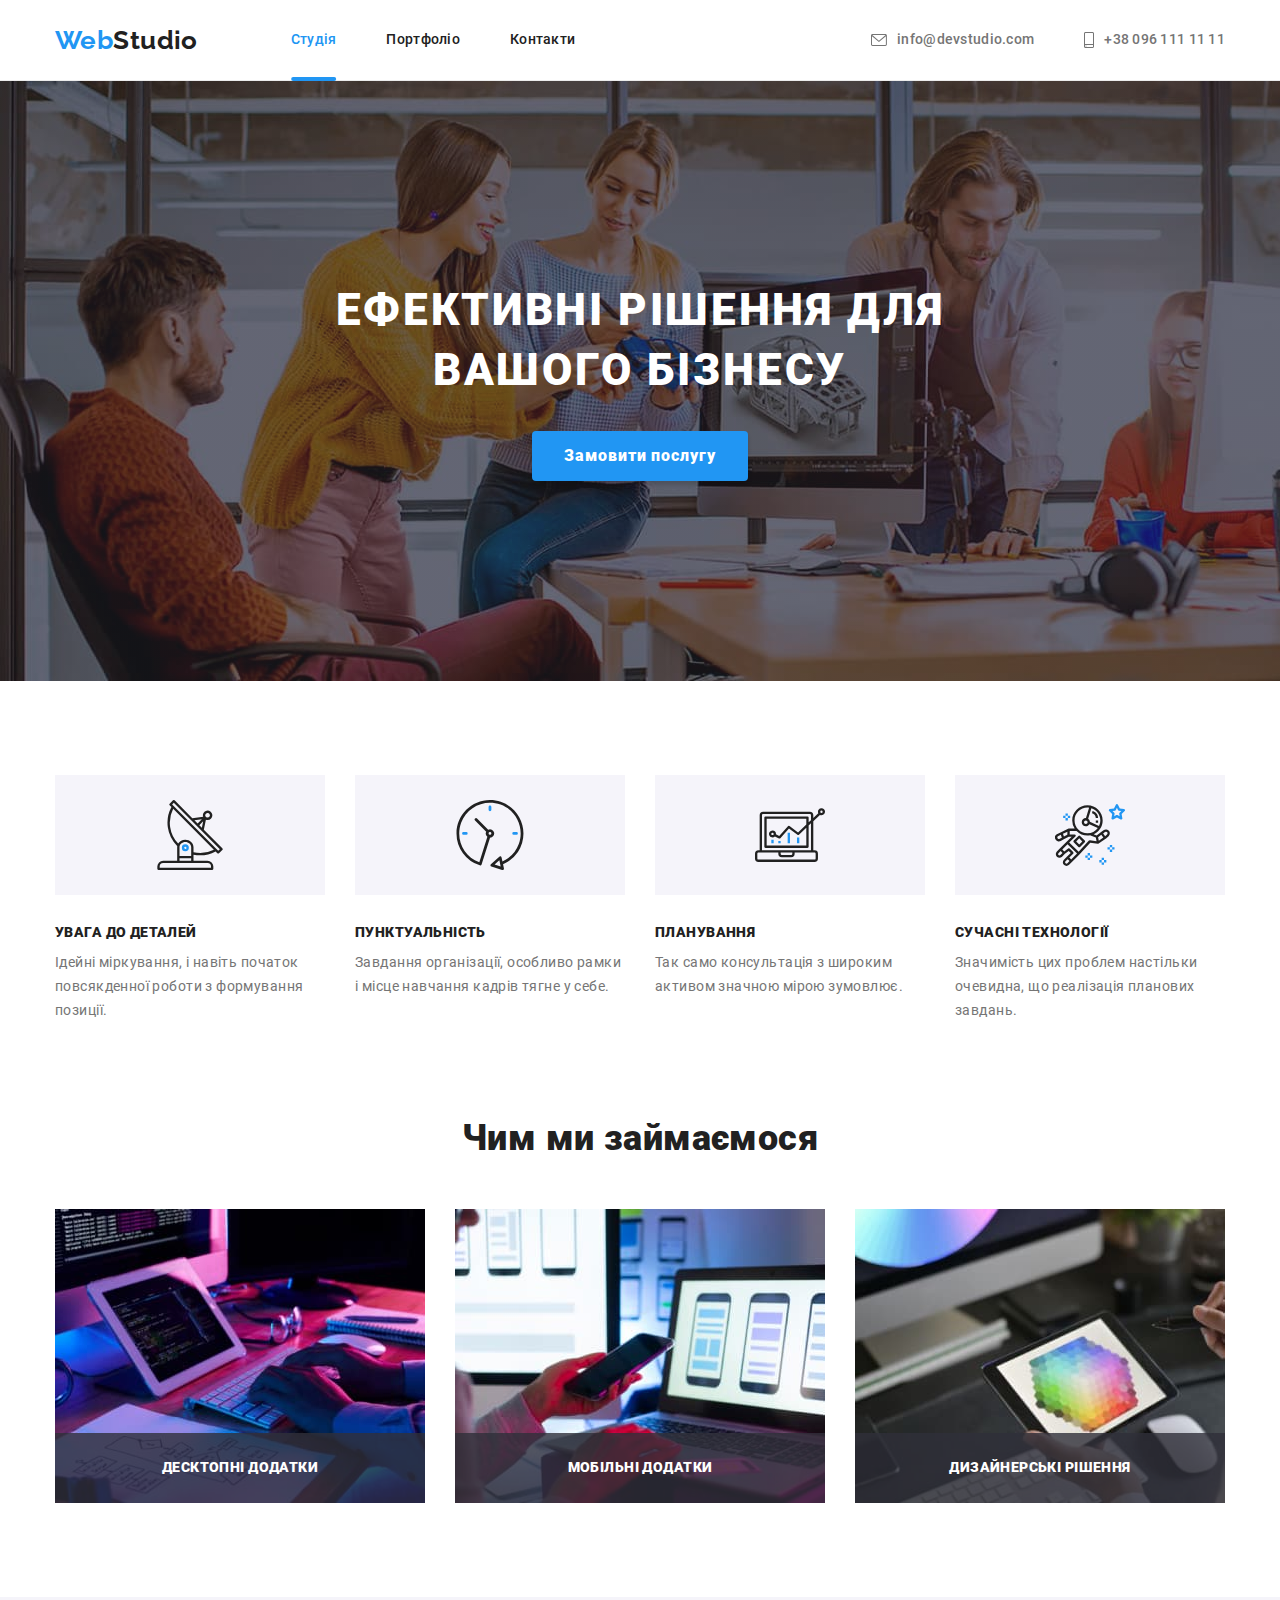
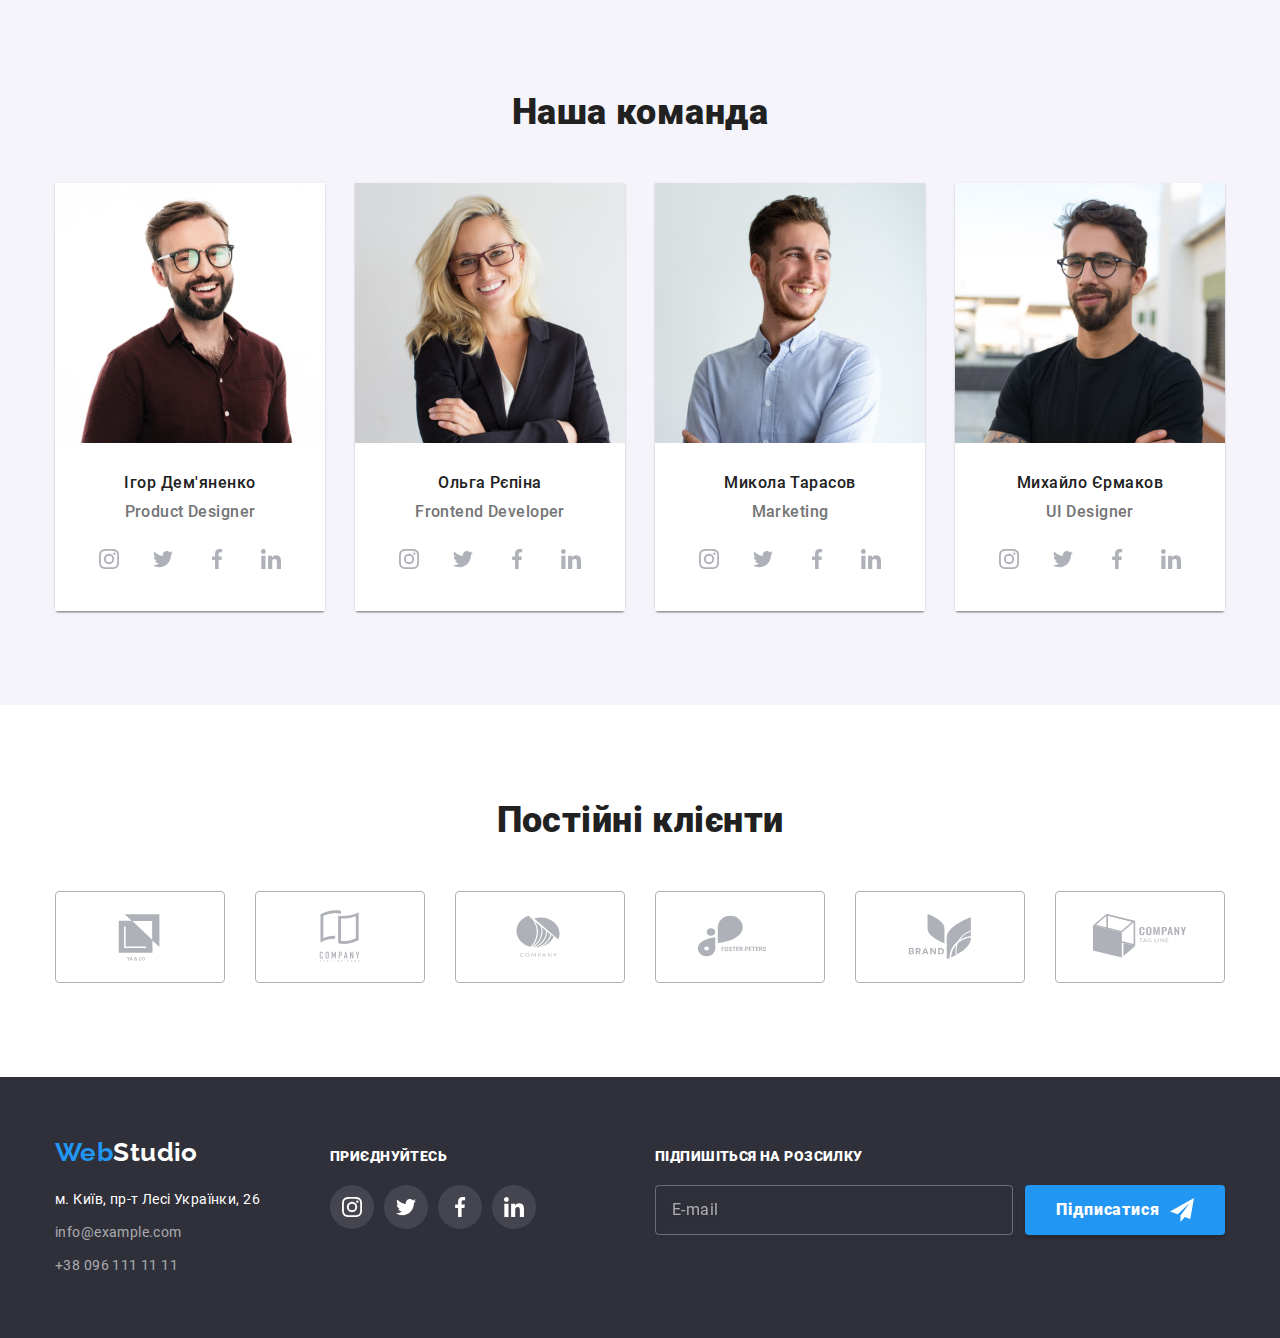
<file: index.html>
<!DOCTYPE html>
<html lang="uk">
  <head>
    <meta charset="UTF-8" />
    <meta http-equiv="X-UA-Compatible" content="IE=edge" />
    <meta name="viewport" content="width=device-width, initial-scale=1.0" />
    <title>Lesson7</title>
    <!-- <link
      href="https://fonts.googleapis.com/css2?family=Raleway:wght@700&family=Roboto:wght@400;500;700;900&display=swap"
      rel="stylesheet"
    /> -->
    <link
      rel="stylesheet"
      href="https://cdnjs.cloudflare.com/ajax/libs/modern-normalize/1.0.0/modern-normalize.min.css"
    />
    <link rel="stylesheet" href="./css/main.min.css" />
  </head>
  <body>
    <!-- Шапка -->
    <header class="header">
      <div class="container header__navigation">
        <nav class="header__navigation">
          <a href="./index.html" class="logo link"><span class="logo__text">Web</span>Studio</a>
          <ul class="site-navigation site-navigation__list">
            <li class="site-navigation__item">
              <a href="./index.html" class="site-navigation__link site-navigation__link--current"
                >Студія</a
              >
            </li>
            <li class="site-navigation__item">
              <a href="./portfolio.html" class="site-navigation__link">Портфоліо</a>
            </li>
            <li class="site-navigation__item">
              <a href="#address" class="site-navigation__link">Контакти</a>
            </li>
          </ul>
        </nav>
        <ul class="contact contact__list">
          <li class="contact__item">
            <a href="mailto:info@devstudio.com" class="contact__link">
              <svg class="contact__icon-envelope">
                <use href="./images/icons/symbol-defs.svg#icon-envelope"></use>
              </svg>
              info@devstudio.com</a
            >
          </li>
          <li class="contact__item">
            <a href="tel:+380961111111" class="contact__link">
              <svg class="contact__icon-smartphone">
                <use href="./images/icons/symbol-defs.svg#icon-smartphone"></use>
              </svg>
              +38 096 111 11 11</a
            >
          </li>
        </ul>
      </div>
    </header>

    <!-- Герой -->
    <main>
      <section class="section hero">
        <div class="container">
          <h1 class="hero__title">Ефективні рішення для вашого бізнесу</h1>
          <button data-modal-open type="button" class="btn hero__btn">Замовити послугу</button>
        </div>
      </section>

      <!-- Benefits -->
      <section class="section benefits">
        <div class="container">
          <h2 class="visually-hidden">Переваги</h2>
          <ul class="benefits__list">
            <li class="benefits__item">
              <div class="benefits__icon">
                <svg width="70" height="70">
                  <use href="./images/icons/symbol-defs.svg#icon-antenna-1"></use>
                </svg>
              </div>
              <h3 class="benefits__title">Увага до деталей</h3>
              <p class="benefits__text">
                Ідейні міркування, і навіть початок повсякденної роботи з формування позиції.
              </p>
            </li>
            <li class="benefits__item">
              <div class="benefits__icon">
                <svg width="70" height="70">
                  <use href="./images/icons/symbol-defs.svg#icon-clock-1"></use>
                </svg>
              </div>
              <h3 class="benefits__title">Пунктуальність</h3>
              <p class="benefits__text">
                Завдання організації, особливо рамки і місце навчання кадрів тягне у себе.
              </p>
            </li>
            <li class="benefits__item">
              <div class="benefits__icon">
                <svg width="70" height="70">
                  <use href="./images/icons/symbol-defs.svg#icon-diagram-1"></use>
                </svg>
              </div>
              <h3 class="benefits__title">Планування</h3>
              <p class="benefits__text">
                Так само консультація з широким активом значною мірою зумовлює.
              </p>
            </li>
            <li class="benefits__item">
              <div class="benefits__icon">
                <svg cl width="70" height="70">
                  <use href="./images/icons/symbol-defs.svg#icon-astronaut-1"></use>
                </svg>
              </div>
              <h3 class="benefits__title">Сучасні технології</h3>
              <p class="benefits__text">
                Значимість цих проблем настільки очевидна, що реалізація планових завдань.
              </p>
            </li>
          </ul>
        </div>
      </section>

      <!-- Потрфолио -->
      <section class="section portfolio">
        <div class="container">
          <h2 class="section-title portfolio__title">Чим ми займаємося</h2>
          <ul class="portfolio-cards portfolio-cards__list list">
            <li class="portfolio-cards__item">
              <img src="./images/box/box1.jpg" alt="Написание кода" width="370" />
              <h3 class="portfolio-cards__label">Десктопні додатки</h3>
            </li>
            <li class="portfolio-cards__item">
              <img src="./images/box/box2.jpg" alt="Адаптация приложений" width="370" />
              <h3 class="portfolio-cards__label">Мобільні додатки</h3>
            </li>
            <li class="portfolio-cards__item">
              <img src="./images/box/box3.jpg" alt="Палитра цвета" width="370" />
              <h3 class="portfolio-cards__label">Дизайнерські рішення</h3>
            </li>
          </ul>
        </div>
      </section>
      <!-- Наша команда -->
      <section class="section team">
        <div class="container">
          <h2 class="section-title team__title">Наша команда</h2>
          <!-- Team-card -->
          <ul class="team__list list">
            <li class="team-card">
              <img src="./images/team/card1.jpg" alt="Участник команды" width="270" />
              <div class="team-card__thumb">
                <h3 class="team-card__title title">Ігор Дем'яненко</h3>
                <p lang="en" class="team-card__text">Product Designer</p>
                <!-- Social-list -->
                <ul class="social-list list">
                  <li class="social-list__item">
                    <a class="social-list__link" href="https://www.instagram.com">
                      <svg class="social-list__icon">
                        <use href="./images/icons/symbol-defs.svg#icon-instagram-2"></use></svg
                    ></a>
                  </li>
                  <li class="social-list__item">
                    <a class="social-list__link" href="https://twitter.com">
                      <svg class="social-list__icon">
                        <use href="./images/icons/symbol-defs.svg#icon-twitter-1"></use></svg
                    ></a>
                  </li>
                  <li class="social-list__item">
                    <a
                      class="social-list__link"
                      href="https://www.facebook.com
                    "
                    >
                      <svg class="social-list__icon">
                        <use href="./images/icons/symbol-defs.svg#icon-facebook-1"></use></svg
                    ></a>
                  </li>
                  <li class="social-list__item">
                    <a
                      class="social-list__link"
                      href="https://www.linkedin.com
                    "
                    >
                      <svg class="social-list__icon">
                        <use href="./images/icons/symbol-defs.svg#icon-linkedin-1"></use></svg
                    ></a>
                  </li>
                </ul>
              </div>
            </li>
            <li class="team-card">
              <img src="./images/team/card2.jpg" alt="Участник команды" width="270" />
              <div class="team-card__thumb">
                <h3 class="team-card__title title">Ольга Рєпіна</h3>
                <p lang="en" class="team-card__text">Frontend Developer</p>
                <ul class="social-list list">
                  <li class="social-list__item">
                    <a class="social-list__link" href="https://www.instagram.com">
                      <svg class="social-list__icon">
                        <use href="./images/icons/symbol-defs.svg#icon-instagram-2"></use></svg
                    ></a>
                  </li>
                  <li class="social-list__item">
                    <a class="social-list__link" href="https://twitter.com">
                      <svg class="social-list__icon">
                        <use href="./images/icons/symbol-defs.svg#icon-twitter-1"></use></svg
                    ></a>
                  </li>
                  <li class="social-list__item">
                    <a
                      class="social-list__link"
                      href="https://www.facebook.com
                    "
                    >
                      <svg class="social-list__icon">
                        <use href="./images/icons/symbol-defs.svg#icon-facebook-1"></use></svg
                    ></a>
                  </li>
                  <li class="social-list__item">
                    <a
                      class="social-list__link"
                      href="https://www.linkedin.com
                    "
                    >
                      <svg class="social-list__icon">
                        <use href="./images/icons/symbol-defs.svg#icon-linkedin-1"></use></svg
                    ></a>
                  </li>
                </ul>
              </div>
            </li>
            <li class="team-card">
              <img src="./images/team/card3.jpg" alt="Участник команды" width="270" />
              <div class="team-card__thumb">
                <h3 class="team-card__title title">Микола Тарасов</h3>
                <p lang="en" class="team-card__text">Marketing</p>
                <ul class="social-list list">
                  <li class="social-list__item">
                    <a class="social-list__link" href="https://www.instagram.com">
                      <svg class="social-list__icon">
                        <use href="./images/icons/symbol-defs.svg#icon-instagram-2"></use></svg
                    ></a>
                  </li>
                  <li class="social-list__item">
                    <a class="social-list__link" href="https://twitter.com">
                      <svg class="social-list__icon">
                        <use href="./images/icons/symbol-defs.svg#icon-twitter-1"></use></svg
                    ></a>
                  </li>
                  <li class="social-list__item">
                    <a
                      class="social-list__link"
                      href="https://www.facebook.com
                    "
                    >
                      <svg class="social-list__icon">
                        <use href="./images/icons/symbol-defs.svg#icon-facebook-1"></use></svg
                    ></a>
                  </li>
                  <li class="social-list__item">
                    <a
                      class="social-list__link"
                      href="https://www.linkedin.com
                    "
                    >
                      <svg class="social-list__icon">
                        <use href="./images/icons/symbol-defs.svg#icon-linkedin-1"></use></svg
                    ></a>
                  </li>
                </ul>
              </div>
            </li>
            <li class="team-card">
              <img src="./images/team/card4.jpg" alt="Участник команды" width="270" />
              <div class="team-card__thumb">
                <h3 class="team-card__title title">Михайло Єрмаков</h3>
                <p lang="en" class="team-card__text">UI Designer</p>
                <ul class="social-list list">
                  <li class="social-list__item">
                    <a class="social-list__link" href="https://www.instagram.com">
                      <svg class="social-list__icon">
                        <use href="./images/icons/symbol-defs.svg#icon-instagram-2"></use></svg
                    ></a>
                  </li>
                  <li class="social-list__item">
                    <a class="social-list__link" href="https://twitter.com">
                      <svg class="social-list__icon">
                        <use href="./images/icons/symbol-defs.svg#icon-twitter-1"></use></svg
                    ></a>
                  </li>
                  <li class="social-list__item">
                    <a
                      class="social-list__link"
                      href="https://www.facebook.com
                    "
                    >
                      <svg class="social-list__icon">
                        <use href="./images/icons/symbol-defs.svg#icon-facebook-1"></use></svg
                    ></a>
                  </li>
                  <li class="social-list__item">
                    <a
                      class="social-list__link"
                      href="https://www.linkedin.com
                    "
                    >
                      <svg class="social-list__icon">
                        <use href="./images/icons/symbol-defs.svg#icon-linkedin-1"></use></svg
                    ></a>
                  </li>
                </ul>
              </div>
            </li>
          </ul>
        </div>
      </section>
      <!-- Client -->
      <section class="section client">
        <div class="container">
          <h2 class="section-title client-title">Постійні клієнти</h2>
          <ul class="client-list list">
            <li class="client-list__item">
              <a href="" class="client-list__link">
                <svg class="client-list__icon">
                  <use href="./images/icons/symbol-defs.svg#icon-client1"></use>
                </svg>
              </a>
            </li>
            <li class="client-list__item">
              <a href="" class="client-list__link">
                <svg class="client-list__icon">
                  <use href="./images/icons/symbol-defs.svg#icon-client2"></use>
                </svg>
              </a>
            </li>
            <li class="client-list__item">
              <a href="" class="client-list__link">
                <svg class="client-list__icon">
                  <use href="./images/icons/symbol-defs.svg#icon-client3"></use>
                </svg>
              </a>
            </li>
            <li class="client-list__item">
              <a href="" class="client-list__link">
                <svg class="client-list__icon">
                  <use href="./images/icons/symbol-defs.svg#icon-client4"></use>
                </svg>
              </a>
            </li>
            <li class="client-list__item">
              <a href="" class="client-list__link">
                <svg class="client-list__icon">
                  <use href="./images/icons/symbol-defs.svg#icon-client5"></use>
                </svg>
              </a>
            </li>
            <li class="client-list__item">
              <a href="" class="client-list__link">
                <svg class="client-list__icon">
                  <use href="./images/icons/symbol-defs.svg#icon-client6"></use>
                </svg>
              </a>
            </li>
          </ul>
        </div>
      </section>
    </main>
    <footer class="footer">
      <div class="container footer-nav">
        <div class="address-box">
          <a href="./index.html" class="logo footer__logo-inverse link"
            ><span class="logo__text">Web</span>Studio</a
          >
          <address class="address">
            <ul class="address__list list">
              <li class="address__item">
                <a
                  class="address__link address__link--other link"
                  href="https://goo.gl/maps/ci379aUkoaBw7qT8A"
                  target="_blank"
                  rel="noreferrer noopener nofollow "
                  >м. Київ, пр-т Лесі Українки, 26</a
                >
              </li>
              <li class="address__item">
                <a class="address__link link" href="mailto:info@example.com">info@example.com</a>
              </li>
              <li class="address__item">
                <a class="address__link link" href="tel:+380961111111">+38 096 111 11 11</a>
              </li>
            </ul>
          </address>
        </div>

        <div class="connect footer__connect">
          <h2 class="footer__title">Приєднуйтесь</h2>
          <ul class="social-list list">
            <li class="social-list__item">
              <a
                class="social-list__link social-list__link--inverse"
                href="https://www.instagram.com"
              >
                <svg class="social-list__icon">
                  <use href="./images/icons/symbol-defs.svg#icon-instagram-2"></use></svg
              ></a>
            </li>
            <li class="social-list__item">
              <a class="social-list__link social-list__link--inverse" href="https://twitter.com">
                <svg class="social-list__icon">
                  <use href="./images/icons/symbol-defs.svg#icon-twitter-1"></use></svg
              ></a>
            </li>
            <li class="social-list__item">
              <a
                class="social-list__link social-list__link--inverse"
                href="https://www.facebook.com
                    "
              >
                <svg class="social-list__icon">
                  <use href="./images/icons/symbol-defs.svg#icon-facebook-1"></use></svg
              ></a>
            </li>
            <li class="social-list__item">
              <a
                class="social-list__link social-list__link--inverse"
                href="https://www.linkedin.com
                    "
              >
                <svg class="social-list__icon">
                  <use href="./images/icons/symbol-defs.svg#icon-linkedin-1"></use></svg
              ></a>
            </li>
          </ul>
        </div>
        <div class="sending footer__sending">
          <h2 class="sending__title footer__title">Підпишіться на розсилку</h2>
          <form class="sending-form">
            <input class="sending__field" type="email" name="mail" placeholder="E-mail" />
            <button type="submit" class="sending__btn btn">
              Підписатися
              <svg class="sending__icon">
                <use href="./images/icons/symbol-defs.svg#icon-send"></use>
              </svg>
            </button>
          </form>
        </div>
      </div>
    </footer>
    <div class="backdrop is-hidden" data-modal>
      <div class="modal-box">
        <div class="modal">
          <button data-modal-close class="modal__btn-close" type="button">
            <svg width="11" height="11">
              <use href="./images/icons/symbol-defs.svg#icon-close"></use>
            </svg>
          </button>
          <p class="modal__title">Залиште свої дані, ми вам передзвонимо</p>
          <form class="modal__feedback" autocomplete="on">
            <div class="form-field form-field--position">
              <label class="form-field__lable" for="name">Ім'я</label>
              <div class="field-input">
                <input class="form-field__input" type="text" name="name" id="name" required />
                <svg class="form-field__icon" width="18" height="18">
                  <use href="./images/icons/symbol-defs.svg#icon-person"></use>
                </svg>
              </div>
            </div>

            <div class="form-field form-field--position">
              <label class="form-field__lable" for="tel">Телефон</label>
              <div class="field-input">
                <input class="form-field__input" type="tel" name="tel" id="tel" required />
                <svg class="form-field__icon" width="18" height="18">
                  <use href="./images/icons/symbol-defs.svg#icon-phone"></use>
                </svg>
              </div>
            </div>

            <div class="form-field form-field--position">
              <label class="form-field__lable" for="email">Пошта</label>
              <div class="field-input">
                <input class="form-field__input" type="email" name="email" id="email" required />
                <svg class="form-field__icon" width="18" height="18">
                  <use href="./images/icons/symbol-defs.svg#icon-email"></use>
                </svg>
              </div>
            </div>

            <div class="form-field form-field__comment">
              <label class="form-field__lable" for="comment">Коментар</label>
              <textarea
                class="form-field__input-comment"
                name="comment"
                id="comment"
                placeholder="Введіть текст"
                required
              ></textarea>
            </div>

            <div class="agree">
              <label class="agree__lable" for="agreement">
                <input
                  class="agree__input"
                  type="checkbox"
                  name="agreement"
                  id="agreement"
                  required
                />
                <svg class="agree__check" width="16" height="15">
                  <use href="./images/icons/symbol-defs.svg#icon-check-1"></use></svg
                >Погоджуюся з розсилкою та приймаю
                <a class="agree__link" href="#">Умови договору</a>
              </label>
            </div>
            <button class="agree__btn btn" type="submit">Відправити</button>
          </form>
        </div>
      </div>
    </div>
    <script src="./js/modal.js"></script>
  </body>
</html>
</file>
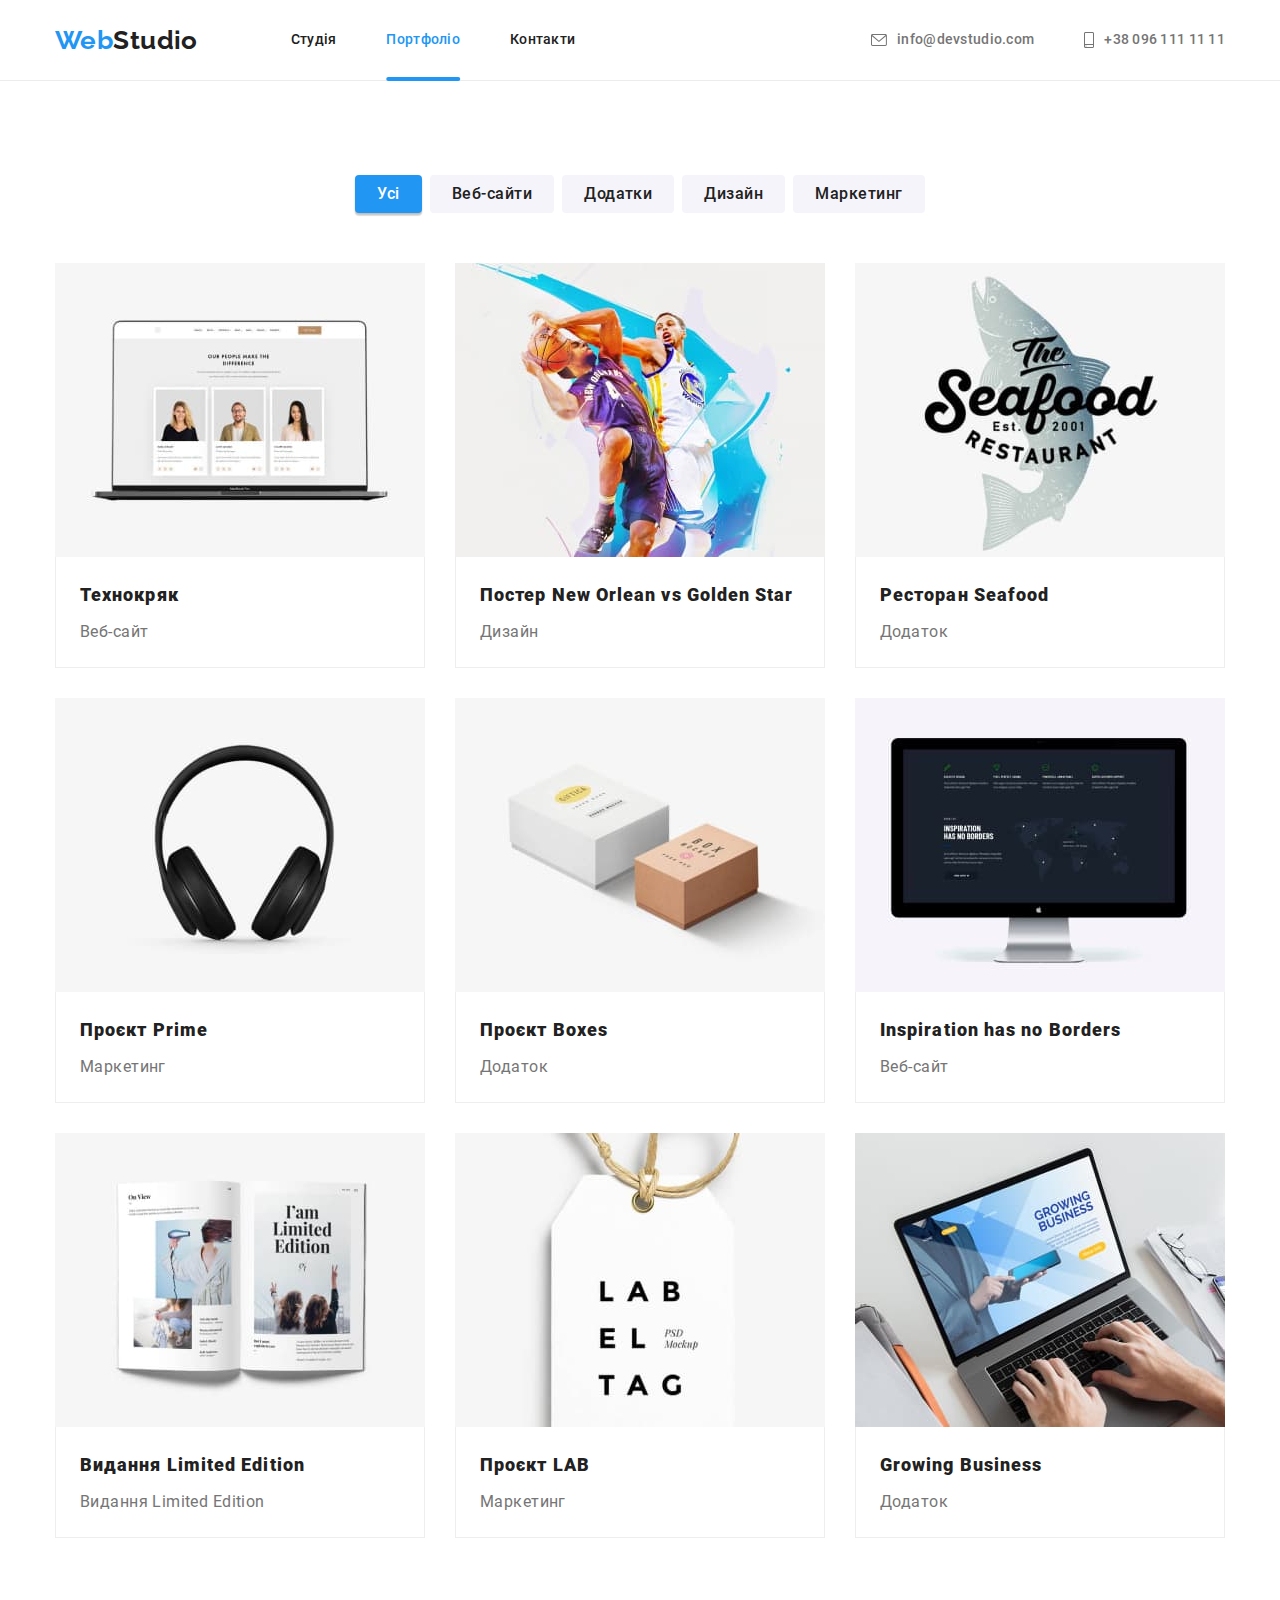
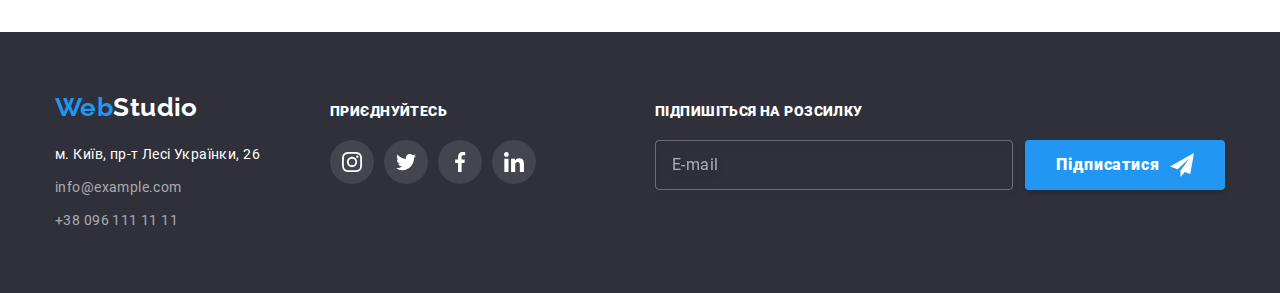
<file: portfolio.html>
<!DOCTYPE html>
<html lang="uk">
  <head>
    <meta charset="UTF-8" />
    <meta http-equiv="X-UA-Compatible" content="IE=edge" />
    <meta name="viewport" content="width=device-width, initial-scale=1.0" />
    <title>Lesson7</title>
    <!-- <link
      href="https://fonts.googleapis.com/css2?family=Raleway:wght@700&family=Roboto:wght@400;500;700;900&display=swap"
      rel="stylesheet"
    /> -->
    <link
      rel="stylesheet"
      href="https://cdnjs.cloudflare.com/ajax/libs/modern-normalize/1.0.0/modern-normalize.min.css"
    />
    <link rel="stylesheet" href="./css/main.min.css" />
  </head>
  <body>
    <!-- Шапка -->
    <header class="header">
      <div class="container header__navigation">
        <nav class="header__navigation">
          <a href="./index.html" class="logo link"><span class="logo__text">Web</span>Studio</a>
          <ul class="site-navigation site-navigation__list list">
            <li class="site-navigation__item">
              <a href="./index.html" class="site-navigation__link link">Студія</a>
            </li>
            <li class="site-navigation__item">
              <a
                href="./portfolio.html"
                class="site-navigation__link site-navigation__link--current link"
                >Портфоліо</a
              >
            </li>
            <li class="site-navigation__item">
              <a href="#address" class="site-navigation__link link">Контакти</a>
            </li>
          </ul>
        </nav>
        <ul class="contact contact__list list">
          <li class="contact__item">
            <a href="mailto:info@devstudio.com" class="contact__link link">
              <svg class="contact__icon-envelope">
                <use href="./images/icons/symbol-defs.svg#icon-envelope"></use>
              </svg>
              info@devstudio.com</a
            >
          </li>
          <li class="contact__item">
            <a href="tel:+380961111111" class="contact__link link">
              <svg class="contact__icon-smartphone">
                <use href="./images/icons/symbol-defs.svg#icon-smartphone"></use>
              </svg>
              +38 096 111 11 11</a
            >
          </li>
        </ul>
      </div>
    </header>
    <main>
      <section class="section">
        <div class="container">
          <h1 class="visually-hidden">Наші проекти</h1>
          <ul class="filter list">
            <li class="filter__item">
              <button type="button" class="filter__btn filter__btn--current">Усі</button>
            </li>
            <li class="filter__item">
              <button type="button" class="filter__btn">Веб-сайти</button>
            </li>
            <li class="filter__item">
              <button type="button" class="filter__btn">Додатки</button>
            </li>
            <li class="filter__item">
              <button type="button" class="filter__btn">Дизайн</button>
            </li>
            <li class="filter__item">
              <button type="button" class="filter__btn">Маркетинг</button>
            </li>
          </ul>
          <ul class="project list">
            <li class="project-card">
              <a href="#" class="link project-card__link">
                <div class="project-card__img">
                  <img src="./images/portfolio/portfolioimg1.jpg" alt="ноутбук" width="370" />
                  <div class="overlay">
                    <p class="overlay__text">
                      Ресурс пропонує комплексні пропозиції з різним рівнем функціоналу та сервісів.
                      Все це дозволить відвідувачу отримати вичерпні відомості про компанію чи
                      приватну особу.
                    </p>
                  </div>
                </div>
                <div class="project__thumb">
                  <h2 class="project__title title">Технокряк</h2>
                  <p class="project__desc">Веб-сайт</p>
                </div>
              </a>
            </li>
            <li class="project-card">
              <a href="#" class="link project-card__link">
                <div class="project-card__img">
                  <img src="./images/portfolio/portfolioimg2.jpg" alt="ноутбук" width="370" />
                  <div class="overlay">
                    <p class="overlay__text">
                      Ресурс пропонує комплексні пропозиції з різним рівнем функціоналу та сервісів.
                      Все це дозволить відвідувачу отримати вичерпні відомості про компанію чи
                      приватну особу.
                    </p>
                  </div>
                </div>
                <div class="project__thumb">
                  <h2 class="project__title title">Постер New Orlean vs Golden Star</h2>
                  <p class="project__desc">Дизайн</p>
                </div>
              </a>
            </li>
            <li class="project-card">
              <a href="#" class="link project-card__link">
                <div class="project-card__img">
                  <img src="./images/portfolio/portfolioimg3.jpg" alt="ноутбук" width="370" />
                  <div class="overlay">
                    <p class="overlay__text">
                      Ресурс пропонує комплексні пропозиції з різним рівнем функціоналу та сервісів.
                      Все це дозволить відвідувачу отримати вичерпні відомості про компанію чи
                      приватну особу.
                    </p>
                  </div>
                </div>
                <div class="project__thumb">
                  <h2 class="project__title title">Ресторан Seafood</h2>
                  <p class="project__desc">Додаток</p>
                </div>
              </a>
            </li>
            <li class="project-card">
              <a href="#" class="link project-card__link">
                <div class="project-card__img">
                  <img src="./images/portfolio/portfolioimg4.jpg" alt="ноутбук" width="370" />
                  <div class="overlay">
                    <p class="overlay__text">
                      Ресурс пропонує комплексні пропозиції з різним рівнем функціоналу та сервісів.
                      Все це дозволить відвідувачу отримати вичерпні відомості про компанію чи
                      приватну особу.
                    </p>
                  </div>
                </div>
                <div class="project__thumb">
                  <h2 class="project__title title">Проєкт Prime</h2>
                  <p class="project__desc">Маркетинг</p>
                </div>
              </a>
            </li>
            <li class="project-card">
              <a href="#" class="link project-card__link">
                <div class="project-card__img">
                  <img src="./images/portfolio/portfolioimg5.jpg" alt="ноутбук" width="370" />
                  <div class="overlay">
                    <p class="overlay__text">
                      Ресурс пропонує комплексні пропозиції з різним рівнем функціоналу та сервісів.
                      Все це дозволить відвідувачу отримати вичерпні відомості про компанію чи
                      приватну особу.
                    </p>
                  </div>
                </div>
                <div class="project__thumb">
                  <h2 class="project__title title">Проєкт Boxes</h2>
                  <p class="project__desc">Додаток</p>
                </div>
              </a>
            </li>
            <li class="project-card">
              <a href="#" class="link project-card__link">
                <div class="project-card__img">
                  <img src="./images/portfolio/portfolioimg6.jpg" alt="ноутбук" width="370" />
                  <div class="overlay">
                    <p class="overlay__text">
                      Ресурс пропонує комплексні пропозиції з різним рівнем функціоналу та сервісів.
                      Все це дозволить відвідувачу отримати вичерпні відомості про компанію чи
                      приватну особу.
                    </p>
                  </div>
                </div>
                <div class="project__thumb">
                  <h2 class="project__title title">Inspiration has no Borders</h2>
                  <p class="project__desc">Веб-сайт</p>
                </div>
              </a>
            </li>
            <li class="project-card">
              <a href="#" class="link project-card__link">
                <div class="project-card__img">
                  <img src="./images/portfolio/portfolioimg7.jpg" alt="ноутбук" width="370" />
                  <div class="overlay">
                    <p class="overlay__text">
                      Ресурс пропонує комплексні пропозиції з різним рівнем функціоналу та сервісів.
                      Все це дозволить відвідувачу отримати вичерпні відомості про компанію чи
                      приватну особу.
                    </p>
                  </div>
                </div>
                <div class="project__thumb">
                  <h2 class="project__title title">Видання Limited Edition</h2>
                  <p class="project__desc">Видання Limited Edition</p>
                </div>
              </a>
            </li>
            <li class="project-card">
              <a href="#" class="link project-card__link">
                <div class="project-card__img">
                  <img src="./images/portfolio/portfolioimg8.jpg" alt="ноутбук" width="370" />
                  <div class="overlay">
                    <p class="overlay__text">
                      Ресурс пропонує комплексні пропозиції з різним рівнем функціоналу та сервісів.
                      Все це дозволить відвідувачу отримати вичерпні відомості про компанію чи
                      приватну особу.
                    </p>
                  </div>
                </div>
                <div class="project__thumb">
                  <h2 class="project__title title">Проєкт LAB</h2>
                  <p class="project__desc">Маркетинг</p>
                </div>
              </a>
            </li>
            <li class="project-card">
              <a href="#" class="link project-card__link">
                <div class="project-card__img">
                  <img src="./images/portfolio/portfolioimg9.jpg" alt="ноутбук" width="370" />
                  <div class="overlay">
                    <p class="overlay__text">
                      Ресурс пропонує комплексні пропозиції з різним рівнем функціоналу та сервісів.
                      Все це дозволить відвідувачу отримати вичерпні відомості про компанію чи
                      приватну особу.
                    </p>
                  </div>
                </div>
                <div class="project__thumb">
                  <h2 class="project__title title">Growing Business</h2>
                  <p class="project__desc">Додаток</p>
                </div>
              </a>
            </li>
          </ul>
        </div>
      </section>
    </main>
    <footer class="footer">
      <div class="container footer-nav">
        <div class="address-box">
          <a href="./index.html" class="logo footer__logo-inverse link"
            ><span class="logo__text">Web</span>Studio</a
          >
          <address class="address">
            <ul class="address__list list">
              <li class="address__item">
                <a
                  class="address__link address__link--other link"
                  href="https://goo.gl/maps/ci379aUkoaBw7qT8A"
                  target="_blank"
                  rel="noreferrer noopener nofollow "
                  >м. Київ, пр-т Лесі Українки, 26</a
                >
              </li>
              <li class="address__item">
                <a class="address__link link" href="mailto:info@example.com">info@example.com</a>
              </li>
              <li class="address__item">
                <a class="address__link link" href="tel:+380961111111">+38 096 111 11 11</a>
              </li>
            </ul>
          </address>
        </div>

        <div class="connect footer__connect">
          <h2 class="footer__title">Приєднуйтесь</h2>
          <ul class="social-list list">
            <li class="social-list__item">
              <a
                class="social-list__link social-list__link--inverse"
                href="https://www.instagram.com"
              >
                <svg class="social-list__icon">
                  <use href="./images/icons/symbol-defs.svg#icon-instagram-2"></use></svg
              ></a>
            </li>
            <li class="social-list__item">
              <a class="social-list__link social-list__link--inverse" href="https://twitter.com">
                <svg class="social-list__icon">
                  <use href="./images/icons/symbol-defs.svg#icon-twitter-1"></use></svg
              ></a>
            </li>
            <li class="social-list__item">
              <a
                class="social-list__link social-list__link--inverse"
                href="https://www.facebook.com
                    "
              >
                <svg class="social-list__icon">
                  <use href="./images/icons/symbol-defs.svg#icon-facebook-1"></use></svg
              ></a>
            </li>
            <li class="social-list__item">
              <a
                class="social-list__link social-list__link--inverse"
                href="https://www.linkedin.com
                    "
              >
                <svg class="social-list__icon">
                  <use href="./images/icons/symbol-defs.svg#icon-linkedin-1"></use></svg
              ></a>
            </li>
          </ul>
        </div>
        <div class="sending footer__sending">
          <h2 class="sending__title footer__title">Підпишіться на розсилку</h2>
          <form class="sending-form">
            <input class="sending__field" type="email" name="mail" placeholder="E-mail" />
            <button type="submit" class="sending__btn btn">
              Підписатися
              <svg class="sending__icon">
                <use href="./images/icons/symbol-defs.svg#icon-send"></use>
              </svg>
            </button>
          </form>
        </div>
      </div>
    </footer>
  </body>
</html>
</file>
<file: css/main.min.css>
@font-face{font-family:"Roboto";font-style:normal;font-weight:400;src:local(""),url("../fonts/roboto-v30-latin_cyrillic-regular.woff2") format("woff2"),url("../fonts/roboto-v30-latin_cyrillic-regular.woff") format("woff")}@font-face{font-family:"Roboto";font-style:normal;font-weight:500;src:local(""),url("../fonts/roboto-v30-latin_cyrillic-500.woff2") format("woff2"),url("../fonts/roboto-v30-latin_cyrillic-500.woff") format("woff")}@font-face{font-family:"Roboto";font-style:italic;font-weight:700;src:local(""),url("../fonts/roboto-v30-latin_cyrillic-700italic.woff2") format("woff2"),url("../fonts/roboto-v30-latin_cyrillic-700italic.woff") format("woff")}@font-face{font-family:"Roboto";font-style:normal;font-weight:900;src:local(""),url("../fonts/roboto-v30-latin_cyrillic-900.woff2") format("woff2"),url("../fonts/roboto-v30-latin_cyrillic-900.woff") format("woff")}@font-face{font-family:"Raleway";font-style:normal;font-weight:700;src:local(""),url("../fonts/raleway-v28-latin-700.woff2") format("woff2"),url("../fonts/raleway-v28-latin-700.woff") format("woff")}body{font-family:"Roboto",sans-serif;background-color:#fff;color:#757575;font-size:14px;letter-spacing:.03em}h1,h2,h3,h4,h5,h6,p{margin:0}ul{margin:0;padding:0}img{display:block;max-width:100%;height:auto}.container{width:1200px;padding-left:15px;padding-right:15px;margin-top:0;margin-bottom:0;margin-left:auto;margin-right:auto}.section{padding-top:94px;padding-bottom:94px}.section-title{font-weight:700;font-size:36px;line-height:1.17;text-align:center;color:#212121}.project,.filter,.address__list,.client-list,.social-list,.team__list,.portfolio-cards__list,.benefits__list,.contact__list,.site-navigation{list-style:none}.project-card__link,.address__link,.contact__link,.site-navigation__link,.logo{text-decoration:none;font-style:normal}.visually-hidden{position:absolute;white-space:nowrap;width:1px;height:1px;overflow:hidden;border:0;padding:0;clip:rect(0 0 0 0);-webkit-clip-path:inset(50%);clip-path:inset(50%);margin:-1px}.header{border-bottom:1px solid #ececec}.header__navigation{display:-webkit-box;display:-ms-flexbox;display:flex;-webkit-box-align:center;-ms-flex-align:center;align-items:center}.logo{color:#212121;font-family:"Raleway",sans-serif;font-weight:700;font-size:26px;line-height:1.19}.logo__text{color:#2196f3}.site-navigation{display:-webkit-box;display:-ms-flexbox;display:flex}.site-navigation__item{position:relative}.site-navigation__list{margin-left:93px}.site-navigation__item+.site-navigation__item{margin-left:50px}.site-navigation__link{display:block;padding-top:32px;padding-bottom:32px;color:#212121;font-weight:500;line-height:1.14;letter-spacing:.02em;-webkit-transition:color 250ms cubic-bezier(0.4, 0, 0.2, 1);transition:color 250ms cubic-bezier(0.4, 0, 0.2, 1)}.site-navigation__link:hover,.site-navigation__link:focus{color:#2196f3}.site-navigation__link--current{color:#2196f3}.site-navigation__link::after,.site-navigation__link--current::after{position:absolute;display:block;content:"";bottom:-1px;left:50%;translate:-50%;width:100%;height:4px;background-color:#2196f3;border-radius:2px;-webkit-transition:-webkit-transform 250ms cubic-bezier(0.4, 0, 0.2, 1);transition:-webkit-transform 250ms cubic-bezier(0.4, 0, 0.2, 1);transition:transform 250ms cubic-bezier(0.4, 0, 0.2, 1);transition:transform 250ms cubic-bezier(0.4, 0, 0.2, 1), -webkit-transform 250ms cubic-bezier(0.4, 0, 0.2, 1);-webkit-transform:scaleX(0);transform:scaleX(0)}.site-navigation__link--current::after{-webkit-transform:scaleX(1);transform:scaleX(1)}.site-navigation__link:hover::after,.site-navigation__link:focus::after{-webkit-transform:scaleX(1);transform:scaleX(1)}.contact__list{display:-webkit-box;display:-ms-flexbox;display:flex;margin-left:auto}.contact__item+.contact__item{margin-left:50px}.contact__link{display:-webkit-box;display:-ms-flexbox;display:flex;-webkit-box-align:center;-ms-flex-align:center;align-items:center;padding-top:32px;padding-bottom:32px;color:#757575;font-weight:500;line-height:1.14;letter-spacing:.02em;-webkit-transition:color 250ms cubic-bezier(0.4, 0, 0.2, 1);transition:color 250ms cubic-bezier(0.4, 0, 0.2, 1)}.contact__link:hover,.contact__link:focus{color:#2196f3}.contact__icon-envelope{width:16px;height:12px;margin-right:10px;fill:currentColor}.contact__icon-smartphone{width:10px;height:16px;margin-right:10px;fill:currentColor}.hero{text-align:center;padding:200px 0;max-width:1600px;height:600px;margin-left:auto;margin-right:auto;background-image:-webkit-gradient(linear, left top, left bottom, from(rgba(47, 48, 58, 0.4)), to(rgba(47, 48, 58, 0.4))),url("../images/background/bghero.jpg");background-image:linear-gradient(rgba(47, 48, 58, 0.4), rgba(47, 48, 58, 0.4)),url("../images/background/bghero.jpg");background-color:#c4c4c4}.hero__title{color:#fff;max-width:696px;font-weight:900;font-size:44px;line-height:1.36;letter-spacing:.06em;text-transform:uppercase;margin:0 auto 30px auto}.hero__btn{padding:10px 32px}.btn{color:#fff;background-color:#2196f3;font-weight:700;font-size:16px;line-height:1.88;letter-spacing:.06em;border:none;cursor:pointer;border-radius:4px;-webkit-box-shadow:0px 4px 4px rgba(0,0,0,.15);box-shadow:0px 4px 4px rgba(0,0,0,.15);-webkit-transition:background-color 250ms cubic-bezier(0.4, 0, 0.2, 1),-webkit-box-shadow 250ms cubic-bezier(0.4, 0, 0.2, 1);transition:background-color 250ms cubic-bezier(0.4, 0, 0.2, 1),-webkit-box-shadow 250ms cubic-bezier(0.4, 0, 0.2, 1);transition:box-shadow 250ms cubic-bezier(0.4, 0, 0.2, 1),background-color 250ms cubic-bezier(0.4, 0, 0.2, 1);transition:box-shadow 250ms cubic-bezier(0.4, 0, 0.2, 1),background-color 250ms cubic-bezier(0.4, 0, 0.2, 1),-webkit-box-shadow 250ms cubic-bezier(0.4, 0, 0.2, 1)}.btn:hover,.btn:focus{background-color:#188ce8}.backdrop{position:fixed;top:0;left:0;width:100%;height:100%;background:rgba(0,0,0,.2);-webkit-transition:-webkit-transform 250ms cubic-bezier(0.4, 0, 0.2, 1);transition:-webkit-transform 250ms cubic-bezier(0.4, 0, 0.2, 1);transition:transform 250ms cubic-bezier(0.4, 0, 0.2, 1);transition:transform 250ms cubic-bezier(0.4, 0, 0.2, 1), -webkit-transform 250ms cubic-bezier(0.4, 0, 0.2, 1);-webkit-transform:scale(1, 1);transform:scale(1, 1)}.is-hidden{pointer-events:none;-webkit-transform:scale(0, 0);transform:scale(0, 0)}.modal-box{display:-webkit-box;display:-ms-flexbox;display:flex;-webkit-box-pack:center;-ms-flex-pack:center;justify-content:center;-webkit-box-align:center;-ms-flex-align:center;align-items:center;padding:20px 0;height:100%}.modal{position:relative;height:100%;width:100%;max-width:528px;max-height:581px;padding:40px;background-color:#fff;-webkit-box-shadow:0px 1px 3px rgba(0,0,0,.12),0px 1px 1px rgba(0,0,0,.14),0px 2px 1px rgba(0,0,0,.2);box-shadow:0px 1px 3px rgba(0,0,0,.12),0px 1px 1px rgba(0,0,0,.14),0px 2px 1px rgba(0,0,0,.2);border-radius:4px;overflow-y:auto}.modal__btn-close{position:absolute;top:8px;right:8px;width:30px;height:30px;display:-webkit-box;display:-ms-flexbox;display:flex;-webkit-box-pack:center;-ms-flex-pack:center;justify-content:center;-webkit-box-align:center;-ms-flex-align:center;align-items:center;cursor:pointer;border-radius:50%;border:1px solid rgba(0,0,0,.1);background-color:#fff;-webkit-transition:fill 250ms cubic-bezier(0.4, 0, 0.2, 1);transition:fill 250ms cubic-bezier(0.4, 0, 0.2, 1)}.modal__btn-close:hover,.modal__btn-close:focus{fill:#2196f3}.modal__title{font-weight:700;font-size:20px;line-height:1.15;text-align:center;letter-spacing:.03em;color:#212121;margin-bottom:12px}.modal__feedback{display:-webkit-box;display:-ms-flexbox;display:flex;-webkit-box-orient:vertical;-webkit-box-direction:normal;-ms-flex-direction:column;flex-direction:column}.form-field{display:-webkit-box;display:-ms-flexbox;display:flex;-webkit-box-orient:vertical;-webkit-box-direction:normal;-ms-flex-direction:column;flex-direction:column}.form-field__input-comment{resize:none;width:448px;height:120px;padding:12px 16px;border:1px solid rgba(33,33,33,.2);border-radius:4px;outline:none;-webkit-transition:border-color 250ms cubic-bezier(0.4, 0, 0.2, 1);transition:border-color 250ms cubic-bezier(0.4, 0, 0.2, 1)}.form-field__input-comment:hover,.form-field__input-comment:focus{border-color:#2196f3}.form-field__comment{margin-bottom:20px}.form-field--position{margin-bottom:10px}.form-field__lable{margin-bottom:4px;font-size:12px;line-height:1.17;letter-spacing:.01em;color:#757575}.form-field__input{width:100%;height:40px;padding:0 12px 0 42px;border:1px solid rgba(33,33,33,.2);border-radius:4px;outline:none;-webkit-transition:border-color 250ms cubic-bezier(0.4, 0, 0.2, 1);transition:border-color 250ms cubic-bezier(0.4, 0, 0.2, 1)}.form-field__input:focus,.form-field__input:hover{border-color:#2196f3}.form-field__input:hover+.form-field__icon,.form-field__input:focus+.form-field__icon{fill:#2196f3}.field-input{position:relative;width:448px}.form-field__icon{position:absolute;top:50%;left:12px;-webkit-transform:translateY(-50%);transform:translateY(-50%);fill:#212121;-webkit-transition:fill 250ms cubic-bezier(0.4, 0, 0.2, 1);transition:fill 250ms cubic-bezier(0.4, 0, 0.2, 1)}.agree{display:-webkit-box;display:-ms-flexbox;display:flex;-webkit-box-align:center;-ms-flex-align:center;align-items:center;-webkit-box-pack:center;-ms-flex-pack:center;justify-content:center;width:448px;margin-bottom:30px}.agree__link{color:#2196f3}.agree__lable{position:relative;line-height:1.71}.agree__input{-webkit-appearance:none;-moz-appearance:none;appearance:none}.agree__check{position:absolute;left:-23px;top:50%;-webkit-transform:translateY(-50%);transform:translateY(-50%);border:2px solid #212121;border-radius:2px;fill:rgba(0,0,0,0)}.agree__btn{margin-left:auto;margin-right:auto;padding:10px 52px}.agree__input:checked+.agree__check{fill:#2196f3;border:none}.benefits__list{display:-webkit-box;display:-ms-flexbox;display:flex;-webkit-box-pack:justify;-ms-flex-pack:justify;justify-content:space-between}.benefits__item{width:270px}.benefits__icon{width:270px;height:120px;background-color:#f5f4fa;margin-bottom:30px;display:-webkit-box;display:-ms-flexbox;display:flex;-webkit-box-align:center;-ms-flex-align:center;align-items:center;-webkit-box-pack:center;-ms-flex-pack:center;justify-content:center}.benefits__title{font-size:14px;line-height:1.14;text-transform:uppercase;margin-bottom:10px;color:#212121}.benefits__text{line-height:1.71}.section.portfolio{padding-top:0}.portfolio__title{margin-bottom:50px}.portfolio-cards__list{display:-webkit-box;display:-ms-flexbox;display:flex;-webkit-box-pack:justify;-ms-flex-pack:justify;justify-content:space-between}.portfolio-cards__item{position:relative}.portfolio-cards__label{position:absolute;width:100%;height:70px;padding:27px 0;bottom:0%;font-size:14px;line-height:1.14;text-align:center;text-transform:uppercase;color:#fff;background-color:rgba(47,48,58,.8)}.team{background-color:#f5f4fa}.team__title{margin-bottom:50px}.team__list{display:-webkit-box;display:-ms-flexbox;display:flex;-webkit-box-pack:justify;-ms-flex-pack:justify;justify-content:space-between}.team-card{background-color:var(--white-color);-webkit-box-shadow:0px 1px 3px rgba(0,0,0,.12),0px 1px 1px rgba(0,0,0,.14),0px 2px 1px rgba(0,0,0,.2);box-shadow:0px 1px 3px rgba(0,0,0,.12),0px 1px 1px rgba(0,0,0,.14),0px 2px 1px rgba(0,0,0,.2);border-radius:0px 0px 4px 4px}.team-card__thumb{padding:30px 0;background-color:#fff}.team-card__title{font-weight:500;font-size:16px;line-height:1.19;color:#212121;text-align:center;letter-spacing:.03em;margin-bottom:10px}.team-card__text{font-weight:500;font-size:16px;line-height:19px;text-align:center;margin-bottom:16px}.social-list{display:-webkit-box;display:-ms-flexbox;display:flex;-webkit-box-pack:center;-ms-flex-pack:center;justify-content:center}.social-list__item+.social-list__item{margin-left:10px}.social-list__link{display:-webkit-box;display:-ms-flexbox;display:flex;-webkit-box-align:center;-ms-flex-align:center;align-items:center;-webkit-box-pack:center;-ms-flex-pack:center;justify-content:center;width:44px;height:44px;border-radius:50%;cursor:pointer;color:#afb1b8;-webkit-transition:background-color 250ms cubic-bezier(0.4, 0, 0.2, 1),color 250ms cubic-bezier(0.4, 0, 0.2, 1);transition:background-color 250ms cubic-bezier(0.4, 0, 0.2, 1),color 250ms cubic-bezier(0.4, 0, 0.2, 1)}.social-list__link:hover,.social-list__link:focus{background-color:#2196f3;color:#fff}.social-list__icon{width:20px;height:20px;fill:currentColor}.client-title{margin-bottom:50px}.client-list{display:-webkit-box;display:-ms-flexbox;display:flex}.client-list__item+.client-list__item{margin-left:30px}.client-list__link{display:-webkit-box;display:-ms-flexbox;display:flex;-webkit-box-align:center;-ms-flex-align:center;align-items:center;-webkit-box-pack:center;-ms-flex-pack:center;justify-content:center;width:170px;height:92px;border:1px solid;border-radius:4px;color:#afb1b8;-webkit-transition:color 250ms cubic-bezier(0.4, 0, 0.2, 1);transition:color 250ms cubic-bezier(0.4, 0, 0.2, 1)}.client-list__link:hover,.client-list__link:focus{color:#2196f3}.client-list__icon{width:106px;height:60px;fill:currentColor}.footer{background-color:#2f303a;padding:60px 0px}.footer-nav{display:-webkit-box;display:-ms-flexbox;display:flex;-webkit-box-align:baseline;-ms-flex-align:baseline;align-items:baseline}.footer__logo-inverse{display:inline-block;color:#fff;margin-bottom:20px}.address__list{line-height:1.71}.address__item+.address__item{margin-top:9px}.address__link{color:rgba(255,255,255,.6);-webkit-transition:color 250ms cubic-bezier(0.4, 0, 0.2, 1);transition:color 250ms cubic-bezier(0.4, 0, 0.2, 1)}.address__link:hover,.address__link:focus{color:#2196f3}.address__link--other{color:#fff}.footer__connect{margin-left:70px}.footer__title{font-size:14px;line-height:1.14;text-transform:uppercase;color:#fff;margin-bottom:20px}.social-list__link--inverse{background:rgba(255,255,255,.1);color:#fff}.footer__sending{margin-left:auto}.sending-form{display:-webkit-box;display:-ms-flexbox;display:flex}.sending__btn{display:-webkit-box;display:-ms-flexbox;display:flex;-webkit-box-pack:center;-ms-flex-pack:center;justify-content:center;-webkit-box-align:center;-ms-flex-align:center;align-items:center;min-width:200px;margin-left:12px;padding:10px 28px}.sending__icon{width:24px;height:24px;margin-left:10px}.sending__field{font-size:16px;line-height:1.25;letter-spacing:.03em;width:358px;padding:0px 0px 0px 16px;background-color:inherit;border:1px solid rgba(255,255,255,.3);-webkit-filter:drop-shadow(0px 4px 4px rgba(0, 0, 0, 0.15));filter:drop-shadow(0px 4px 4px rgba(0, 0, 0, 0.15));border-radius:4px;color:rgba(255,255,255,.6)}.sending__field::-webkit-input-placeholder{color:rgba(255,255,255,.6)}.sending__field::-moz-placeholder{color:rgba(255,255,255,.6)}.sending__field:-ms-input-placeholder{color:rgba(255,255,255,.6)}.sending__field::-ms-input-placeholder{color:rgba(255,255,255,.6)}.sending__field::placeholder{color:rgba(255,255,255,.6)}.filter{display:-webkit-box;display:-ms-flexbox;display:flex;-webkit-box-pack:center;-ms-flex-pack:center;justify-content:center;margin-bottom:50px}.filter__item+.filter__item{margin-left:8px}.filter__btn{padding:6px 22px;color:#212121;background-color:#f5f4fa;font-weight:500;font-size:16px;line-height:1.62;letter-spacing:.03em;text-align:center;border:none;border-radius:4px;cursor:pointer;-webkit-transition:background-color 250ms cubic-bezier(0.4, 0, 0.2, 1),color 250ms cubic-bezier(0.4, 0, 0.2, 1),-webkit-box-shadow 250ms cubic-bezier(0.4, 0, 0.2, 1);transition:background-color 250ms cubic-bezier(0.4, 0, 0.2, 1),color 250ms cubic-bezier(0.4, 0, 0.2, 1),-webkit-box-shadow 250ms cubic-bezier(0.4, 0, 0.2, 1);transition:box-shadow 250ms cubic-bezier(0.4, 0, 0.2, 1),background-color 250ms cubic-bezier(0.4, 0, 0.2, 1),color 250ms cubic-bezier(0.4, 0, 0.2, 1);transition:box-shadow 250ms cubic-bezier(0.4, 0, 0.2, 1),background-color 250ms cubic-bezier(0.4, 0, 0.2, 1),color 250ms cubic-bezier(0.4, 0, 0.2, 1),-webkit-box-shadow 250ms cubic-bezier(0.4, 0, 0.2, 1)}.filter__btn:hover,.filter__btn:focus{color:#fff;background-color:#2196f3;-webkit-box-shadow:0px 3px 1px rgba(0,0,0,.1),0px 1px 2px rgba(0,0,0,.08),0px 2px 2px rgba(0,0,0,.12);box-shadow:0px 3px 1px rgba(0,0,0,.1),0px 1px 2px rgba(0,0,0,.08),0px 2px 2px rgba(0,0,0,.12)}.filter__btn:active{background-color:#188ce8;color:#fff;-webkit-filter:drop-shadow(0px 4px 4px rgba(0, 0, 0, 0.25));filter:drop-shadow(0px 4px 4px rgba(0, 0, 0, 0.25))}.filter__btn--current{background-color:#2196f3;color:#fff;-webkit-box-shadow:0px 3px 1px rgba(0,0,0,.1),0px 1px 2px rgba(0,0,0,.08),0px 2px 2px rgba(0,0,0,.12);box-shadow:0px 3px 1px rgba(0,0,0,.1),0px 1px 2px rgba(0,0,0,.08),0px 2px 2px rgba(0,0,0,.12)}.overlay{position:absolute;width:100%;height:100%;padding:63px 24px;background:rgba(33,150,243,.9);-webkit-transition:-webkit-transform 250ms cubic-bezier(0.4, 0, 0.2, 1);transition:-webkit-transform 250ms cubic-bezier(0.4, 0, 0.2, 1);transition:transform 250ms cubic-bezier(0.4, 0, 0.2, 1);transition:transform 250ms cubic-bezier(0.4, 0, 0.2, 1), -webkit-transform 250ms cubic-bezier(0.4, 0, 0.2, 1)}.overlay__text{font-size:18px;line-height:1.56;letter-spacing:.03em;color:#fff}.project{display:-webkit-box;display:-ms-flexbox;display:flex;-ms-flex-wrap:wrap;flex-wrap:wrap;gap:30px}.project__title{font-size:18px;line-height:2;letter-spacing:.06em;margin-bottom:4px;color:#212121}.project-card__link{display:block;-webkit-transition:-webkit-box-shadow 250ms cubic-bezier(0.4, 0, 0.2, 1);transition:-webkit-box-shadow 250ms cubic-bezier(0.4, 0, 0.2, 1);transition:box-shadow 250ms cubic-bezier(0.4, 0, 0.2, 1);transition:box-shadow 250ms cubic-bezier(0.4, 0, 0.2, 1), -webkit-box-shadow 250ms cubic-bezier(0.4, 0, 0.2, 1)}.project-card__link:hover,.project-card__link:focus{-webkit-box-shadow:0px 1px 1px rgba(0,0,0,.12),0px 4px 4px rgba(0,0,0,.06),1px 4px 6px rgba(0,0,0,.16);box-shadow:0px 1px 1px rgba(0,0,0,.12),0px 4px 4px rgba(0,0,0,.06),1px 4px 6px rgba(0,0,0,.16)}.project-card__link:hover .overlay,.project-card__link:focus .overlay{-webkit-transform:translateY(-100%);transform:translateY(-100%)}.project-card__img{position:relative;overflow:hidden}.project__thumb{padding:20px 24px;border-right:1px solid #eee;border-bottom:1px solid #eee;border-left:1px solid #eee}.project__desc{color:#757575;font-size:16px;line-height:1.88}/*# sourceMappingURL=main.min.css.map */
</file>
